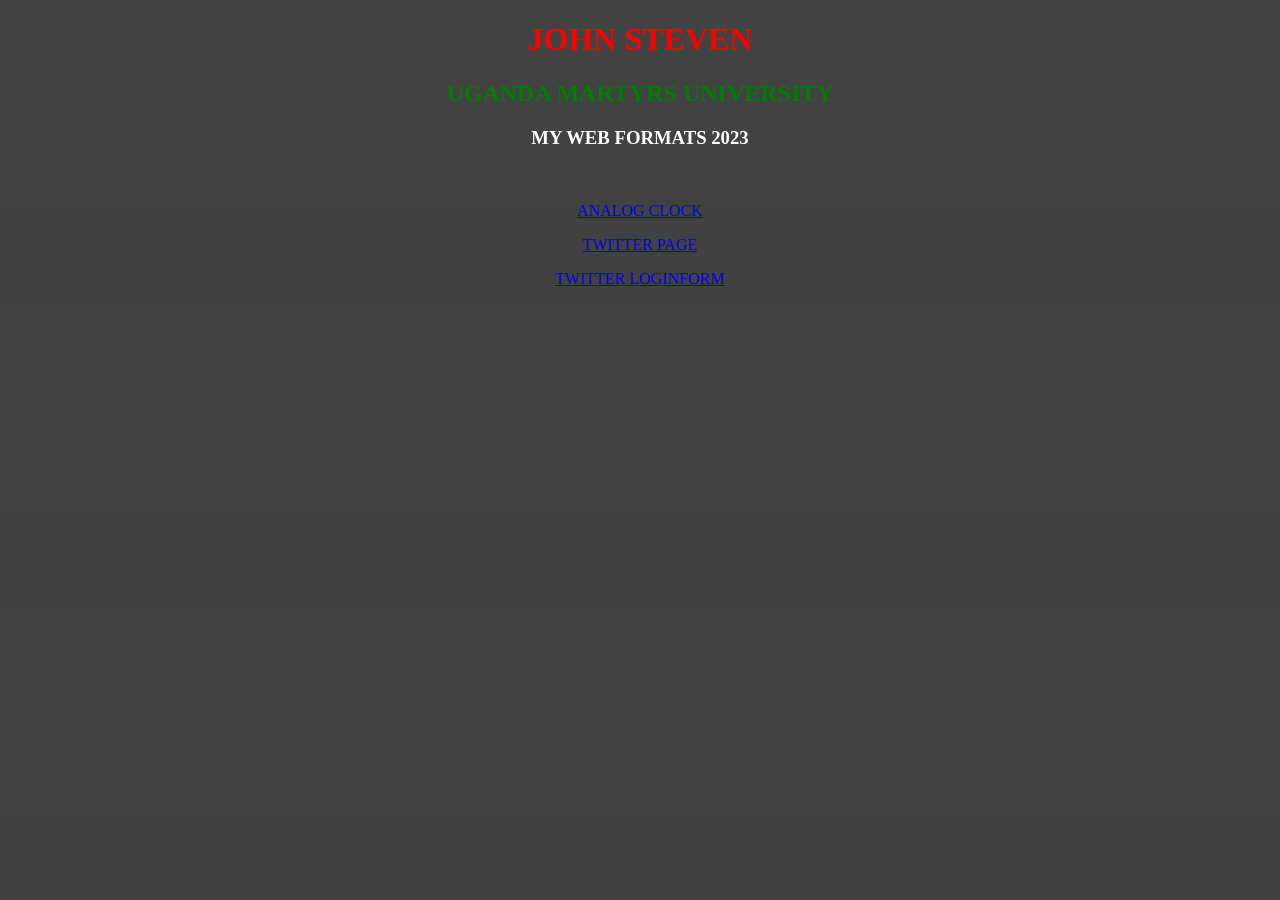
<file: index.html>
<!DOCTYPE html>
<html lang="en">
<head>
    <meta charset="UTF-8">
    <meta name="viewport" content="width=device-width, initial-scale=1.0">
    <title>MY WORK</title>
    <style>
        h1{
            color: red;
        }
        h2{
            color: green;
        }
        h3{
            color: white;
        }
        body{
            text-align: center;
            background-image: linear-gradient(rgba(4, 4, 4, 0.75),rgba(2, 2, 2, 0.75)),url('https://images.pexels.com/photos/235986/pexels-photo-235986.jpeg?cs=srgb&dl=pexels-pixabay-235986.jpg&fm=jpg');
        }
    </style>
</head>
<h1><center>JOHN STEVEN</center></h1>
<h2><center>UGANDA MARTYRS UNIVERSITY</center></h2>
<h3><center>MY WEB FORMATS 2023</center></h3><br>
<body>
    <p><a href="Analog clock.html">ANALOG CLOCK</a></p>
    <p><a href="twitter1.html">TWITTER PAGE</a></p>
    <p><a href="loginform.html">TWITTER LOGINFORM</a></p>
</body>
</html>
</file>
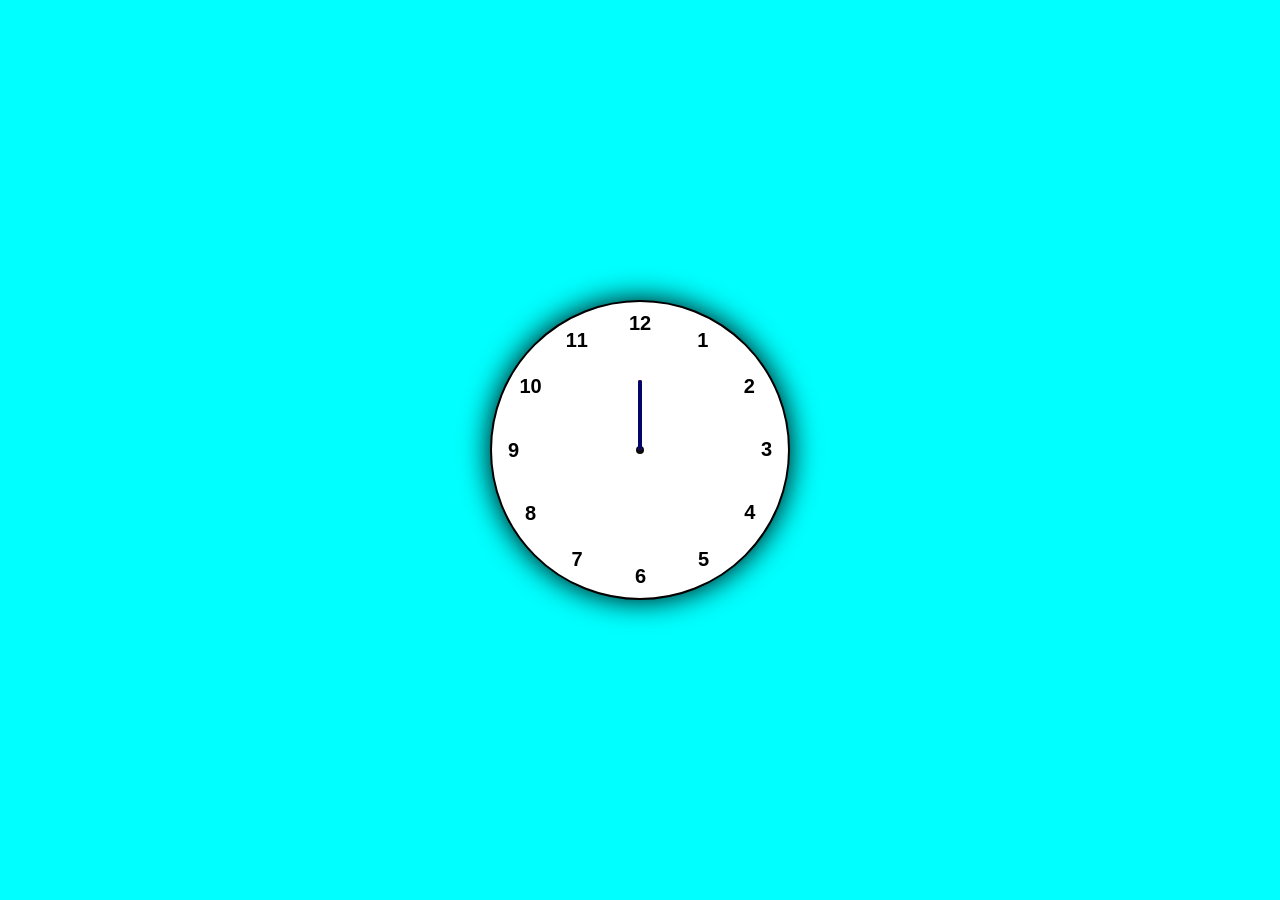
<file: Analog clock.html>
<!DOCTYPE html>
<html lang="en">
<head>
    <meta charset="UTF-8">
    <meta name="viewport" content="width=device-width, initial-scale=1.0">
    <title>Clock</title>
</head>
<style>
    *{
        margin: 0;
        padding: 0;
        box-sizing: border-box;
        font-family: sans-serif;
    }
    body{
        display: flex;
        justify-content: center;
        align-items: center;
        min-height: 100vh;
        background-color: aqua;
    }
    .container{
        position: relative;  
    }
    .clock{
        width: 300px;
        height: 300px;
        border-radius: 50%;
        background-color: white;
        border: 2px solid;
        box-shadow: 0px 0px 30px;
        display: flex;
        justify-content: center;
        align-items: center;
    }
    .clock span{
        position: absolute;
        transform: rotate(calc(30deg * var(--i)));
        inset: 12px;
        text-align: center;
    }
    .clock span b{
        transform: rotate(calc(-30deg * var(--i)));
        display: inline-block;
        font-size: 20px;
    }
    .clock::before{
        content: '';
        position: absolute;
        width: 8px;
        height: 8px;
        border-radius: 50px;
        background-color: rgb(10, 9, 9);
    }
    .hand{
        position: absolute;
        display: flex;
        justify-content: center;
        align-items: flex-end;
    }
    .hand i{
        position: absolute;
        background-color: var(--clr);
        width: 4px;
        height: 70px;
        border-radius: 8px;
    }
</style>
<body>
    <div class="container">
        <div class="clock">

            <div style="--clr:#ff3d5b;" class="hand"><i></i></div>
            <div style="--clr:#00af;"class="hand"><i></i></div>
            <div style="--clr:rgba(8, 8, 8, 0.4);"class="hand"><i></i></div>

            <span style="--i:1;"><b>1</b></span>
            <span style="--i:2;"><b>2</b></span>
            <span style="--i:3;"><b>3</b></span>
            <span style="--i:4;"><b>4</b></span>
            <span style="--i:5;"><b>5</b></span>
            <span style="--i:6;"><b>6</b></span>
            <span style="--i:7;"><b>7</b></span>
            <span style="--i:8;"><b>8</b></span>
            <span style="--i:9;"><b>9</b></span>
            <span style="--i:10;"><b>10</b></span>
            <span style="--i:11;"><b>11</b></span>
            <span style="--i:12;"><b>12</b></span>
        </div>
    </div>

    <script>
        
    </script>
</body>
</html>
</file>
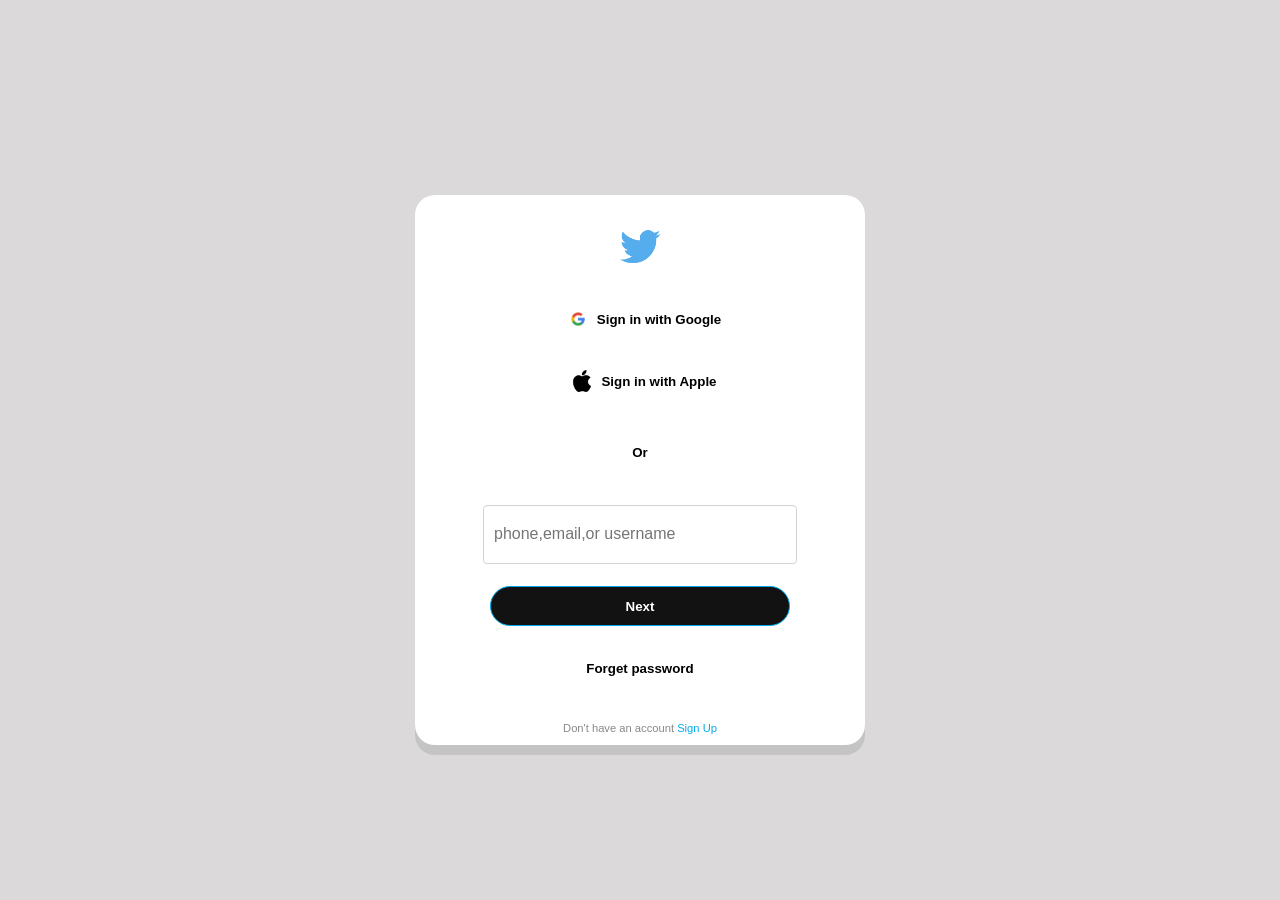
<file: loginform.html>
<!DOCTYPE html>
<html lang="en">
<head>
    <meta charset="UTF-8">
    <meta name="viewport" content="width=device-width, initial-scale=1.0">
    <title>Loginform</title>
</head>
<style>
    body{
        background-color: rgb(219,217,217);
    }
    .container{
        position: absolute;
        top: 50%;
        left: 50%;
        transform: translate(-50%, -50%);
        background: #fff;
        width: 450px;
        height: 550px;
        border-radius: 20px;
        box-shadow: 0 10px rgb(110, 110, 110,.2);
        display: flex;
        flex-direction: column;
        justify-content: center;
        align-items: center;
        font-family: 'poppins', sans-serif;
        cursor: pointer;
        margin: 20px 0;
    }
    .box, .box button{
        display: flex;
        align-items: center;
    }
    .box{
        width: 300px;
        height: 240px;
        flex-direction: column;
        justify-content: space-evenly;
    }
    .box button{
        width: 300px;
        height: 40px;
        background-color: white;
        outline: none;
        font-weight: bold;
        border-radius: 20px;
        border: rgb(211, 210, 210);
        justify-content: center;
        font-family: 'poppins', sans-serif;
    }
    .box-one button img{
        margin: 0 .5rem;
    }
    .box-two input{
        position: relative;
        width: 300px;
        height: 55px;
        outline: none;
        border: 1px solid rgb(211, 210, 210);
        border-radius: 4px;
        padding-left: 10px;
    }
    .box-two input label{
        position: absolute;
        top: 0;
    }
    .box-two input::placeholder{
        font-size: 1rem;
    }
    .box-two .next-btn{
        border: 1px solid #00acee;
    }
    .box-two .next-btn{
        background-color: #121212;
        color: #ffff;
    }
    .container p{
        font-size: .7rem;
        color: rgb(138, 136, 136);
    }
    .container p a{
        text-decoration: none;
        color: #00acee;
    }
</style>
<body>
    <div class="container">
        <div class="box box-one">
            <img src="twitter.png" width="60">
            <button>
                <img src="google.png" width="22">
                <span>Sign in with Google</span>
            </button>
            <button>
                <img src="apple.png" width="22">
                <span>Sign in with Apple</span>
            </button>
        </div>
        <h5>Or</h5>
        <div class="box box-two">
            <form>
                <input type="text" placeholder="phone,email,or username"/>
            </form>
            <button class="next-btn">Next</button>
            <button>Forget password</button>
        </div>
        <p>Don't have an account <a href="#">Sign Up</a></a></p>
    </div>
    
</body>
</html>
</file>
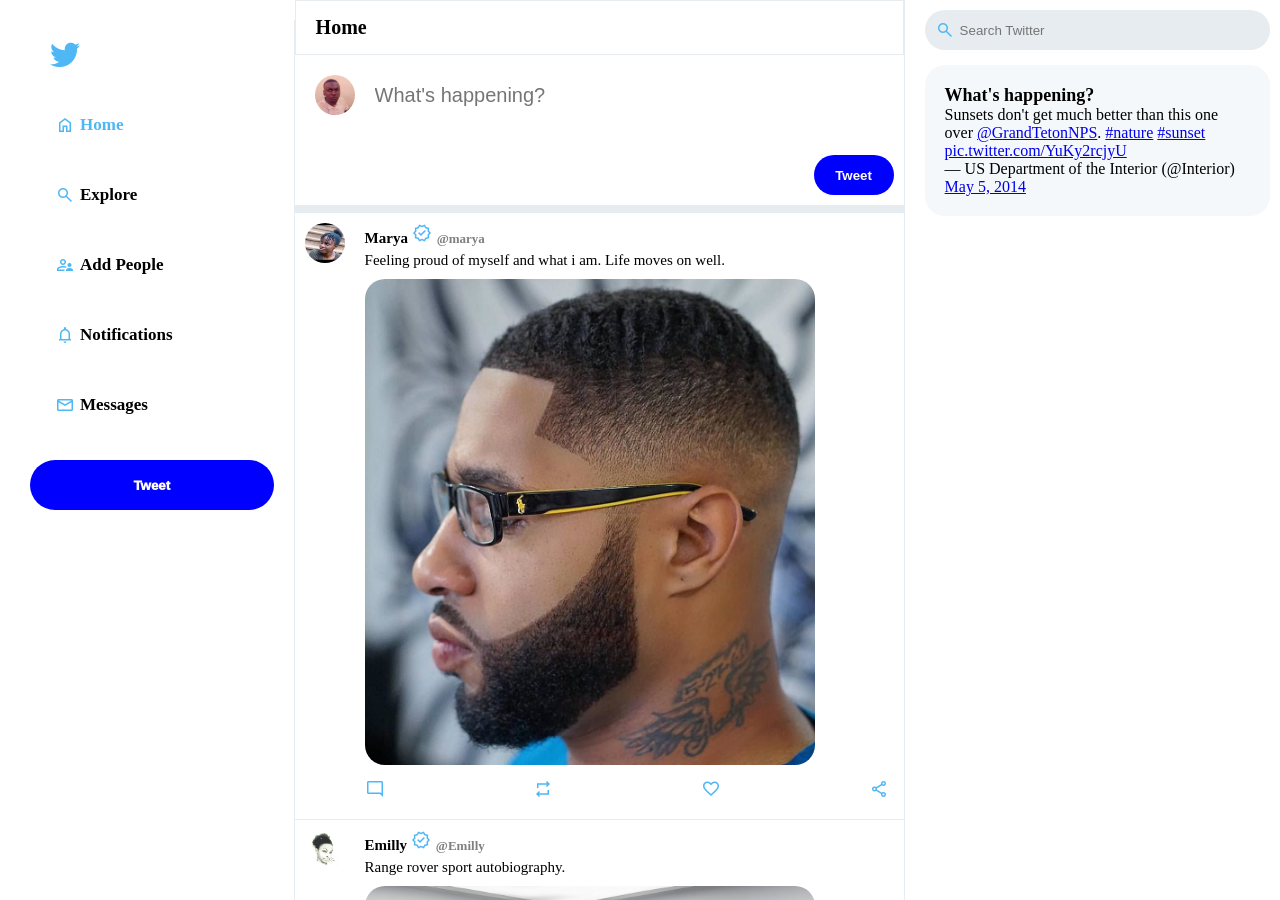
<file: twitter1.html>
<!DOCTYPE html>
<html lang="en">
<head>
    <meta charset="UTF-8">
    <meta name="viewport" content="width=device-width, initial-scale=1.0">
    <title>Twitter clone</title>
    <link href="https://fonts.googleapis.com/css2?family=Material+Symbols+Outlined" rel="stylesheet" />
    <link 
        rel="stylesheet" 
        href="https://cdnjs.cloudflare.com/ajax/libs/font-awesome/6.5.1/css/all.min.css" 
        integrity="sha512-DTOQO9RWCH3ppGqcWaEA1BIZOC6xxalwEsw9c2QQeAIftl+Vegovlnee1c9QX4TctnWMn13TZye+giMm8e2LwA==" 
        crossorigin="anonymous"
        />
    <link rel="stylesheet" href="styles.css" />
</head>
<body>
    <!-- sidebar starts -->
    <div class="sidebar">
        <i class="fab fa-twitter"></i>
        <div class="sidebarOption active">
            <span class="material-symbols-outlined"> home </span>
            <h2>Home</h2>
        </div>

        <div class="sidebarOption">
            <span class="material-symbols-outlined"> search</span>
            <h2>Explore</h2>
        </div>

        <div class="sidebarOption">
            <span class="material-symbols-outlined"> supervisor_account </span>
            <h2>Add People</h2>
        </div>

        <div class="sidebarOption">
            <span class="material-symbols-outlined"> notifications </span>  
            <h2>Notifications</h2>
        </div>

        <div class="sidebarOption">
            <span class="material-symbols-outlined">mail </span>
            <h2>Messages</h2>
        </div>
        <button class="sidebar_tweet">Tweet</button>
    </div>
    <!-- sidedar ends-->

    <!-- feed starts -->
    <div class="feed">
        <div class="feed_header">
            <h2>Home</h2>
        </div>
        <!-- tweet box starts -->
        <div class="tweetbox">
            <form>
                <div class="tweetbox_input">
                  <img src="passport.jpg" alt="" width="40" height="400" />
                  <input type="text" placeholder="What's happening?"/> 
                </div>
                <button class="tweetbox_tweetbutton">Tweet</button>
            </form>
        </div>
        <!-- end of tweet box -->

        <!-- post begins -->
        <div class="post">
           <div class="post_avatar">
            <img src="john.jpg" alt="" width="40" height="400"/>
           </div> 
           <div class="post_body">
             <div class="post_header">
                <div class="post_headertext">
                    <h3>Marya
                        <span class="post_headerspecial">
                            <span class="material-symbols-outlined">verified</span>@marya  
                        </span>
                    </h3>
                </div>
                <div class="post_headerdescription">
                    <p>Feeling proud of myself and what i am. Life moves on well.</p>
                </div>
             </div> 
             
             <img src="hair.jpg"alt=""/>

             <div class="post_footer">
                <span class="material-symbols-outlined">mode_comment</span>
                <span class="material-symbols-outlined">repeat</span>
                <span class="material-symbols-outlined">favorite</span>
                <span class="material-symbols-outlined">share</span>
             </div>
           </div>
        </div>

        <div class="post">
            <div class="post_avatar">
             <img src="Marya.jpg" alt="" width="40" height="400"/>
            </div> 
            <div class="post_body">
              <div class="post_header">
                 <div class="post_headertext">
                     <h3>Emilly
                         <span class="post_headerspecial">
                            <span class="material-symbols-outlined">verified</span>@Emilly  
                         </span>
                     </h3>
                 </div>
                 <div class="post_headerdescription">
                     <p>Range rover sport autobiography.</p>
                 </div>
              </div> 
              
              <img src="car.jpg"alt=""/>
 
              <div class="post_footer">
                <span class="material-symbols-outlined">mode_comment</span>
                <span class="material-symbols-outlined">repeat</span>
                <span class="material-symbols-outlined">favorite</span>
                <span class="material-symbols-outlined">share</span>
              </div>
            </div>
         </div>

         <div class="post">
            <div class="post_avatar">
             <img src="zam.jpeg" alt="" width="40" height="400"/>
            </div> 
            <div class="post_body">
              <div class="post_header">
                 <div class="post_headertext">
                     <h3>Zam Zam
                         <span class="post_headerspecial">
                            <span class="material-symbols-outlined">verified</span>@ZamZam 
                         </span>
                     </h3>
                 </div>
                 <div class="post_headerdescription">
                     <p>Samsung S23 Ultra available.</p>
                 </div>
              </div> 
              
              <img src="phone.jpg"alt=""/>
 
              <div class="post_footer">
                <span class="material-symbols-outlined">mode_comment</span>
                <span class="material-symbols-outlined">repeat</span>
                <span class="material-symbols-outlined">favorite</span>
                <span class="material-symbols-outlined">share</span>
              </div>
            </div>
         </div>

         <div class="post">
            <div class="post_avatar">
             <img src="blaq.webp" alt="" width="40" height="400"/>
            </div> 
            <div class="post_body">
              <div class="post_header">
                 <div class="post_headertext">
                     <h3>Blaqbonez
                         <span class="post_headerspecial">
                            <span class="material-symbols-outlined">verified</span>@Blaqbonez  
                         </span>
                     </h3>
                 </div>
                 <div class="post_headerdescription">
                     <p>Like ice spice by blaqbonez .</p>
                 </div>
              </div> 
              
              <img src="music.jpg"alt=""/>
 
              <div class="post_footer">
                <span class="material-symbols-outlined">mode_comment</span>
                <span class="material-symbols-outlined">repeat</span>
                <span class="material-symbols-outlined">favorite</span>
                <span class="material-symbols-outlined">share</span>
              </div>
            </div>
         </div>
        <!-- post ends-->  
    </div>
    <!-- feed end -->

    <!-- widgets -->
    <div class="widgets">
        <div class="widgets_input">
         <span class="material-symbols-outlined">search</span>
         <input type="text" placeholder="Search Twitter" />
        </div>
        <div class="widgets_widgetcontainer">
            <h2>What's happening?</h2>
            
            <blockquote class="twitter-tweet" data-media-max-width="560"><p lang="en" dir="ltr">Sunsets don&#39;t get much better than this one over <a href="https://twitter.com/GrandTetonNPS?ref_src=twsrc%5Etfw">@GrandTetonNPS</a>. <a href="https://twitter.com/hashtag/nature?src=hash&amp;ref_src=twsrc%5Etfw">#nature</a> <a href="https://twitter.com/hashtag/sunset?src=hash&amp;ref_src=twsrc%5Etfw">#sunset</a> <a href="http://t.co/YuKy2rcjyU">pic.twitter.com/YuKy2rcjyU</a></p>&mdash; US Department of the Interior (@Interior) <a href="https://twitter.com/Interior/status/463440424141459456?ref_src=twsrc%5Etfw">May 5, 2014</a></blockquote> <script async src="https://platform.twitter.com/widgets.js" charset="utf-8"></script>
        </div> 
     </div>
     <!-- end widgets -->
</body>
</html>
</file>
<file: styles.css>
*{
    margin: 0;
    padding: 0;
    box-sizing: border-box;
}
body{
    --twitter-color: #50b7f5;
    --twitter-background: #e6ecf0; 
}
.sidebarOption{
    display: flex;
    align-items: center;
    cursor: pointer;
    padding: 25px;
}
.sidebarOption.material-icons, 
.fa-twitter{
    padding: 20px;
}
.sidebarOption h2 {
    font-weight: 800;
    font-size: 17px;
    margin-right: 20px;
}
.sidebarOption:hover {
    background-color: var(--twitter-background);
    border-radius: 30px;
    color: var(--twitter-color);
    transition: color 100ms ease-out;  
}
.sidebarOption.active {
    color: var(--twitter-color);  
}
.sidebar_tweet{
   width: 100%;
   background-color: blue;
   color: white;
   font-weight: 1000; 
   border-radius: 30px;
   height: 50px;
   margin-top: 20px;
   border: none;
}
body{
    display: flex;
    height: 100vh;
    max-width: 1300px;
    margin-left: auto;
    margin-right: auto;
    padding: 0 10px;
}
.sidebar {
    border-right: 1px solid var(--twitter-background);
    flex: 0.2;
    min-width: 250px;
    margin-top: 20px;
    padding-left: 20px;
    padding-right: 20px; 
}
.fa-twitter{
    color: var(--twitter-color);
    font-size: 30px;

}
.feed{
    flex: 0.5;
    border-right: 1px solid var(--twitter-background);
    min-width: fit-content;
    overflow-y: scroll;
}
.feed_header{
    position: sticky;
    top: 0;
    background-color: white;
    z-index: 100;
    border: 1px solid var(--twitter-background);
    padding: 15px 20px;
}
.feed_header h2 {
    font-size: 20px;
    font-weight: 800;
}
.feed::-webkit-scrollbar {
    display: none;
}
.feed{
    -ms-overflow-style: none;
    scrollbar-width: none;
}
.tweetbox_input img {
    border-radius: 50%;
    height: 40px;
}
.tweetbox {
   padding-bottom: 10px;
   border-bottom: 8px solid var(--twitter-background);
   padding-right: 10px; 
}
.tweetbox form {
    display: flex;
    flex-direction: column;
}
.tweetbox_input {
    display: flex;
    padding: 20px;
}
.tweetbox_input input{
    flex: 1;
    margin-left: 20px;
    font-size: 20px;
    border: none;
    outline: none;
}
.tweetbox_tweetbutton{
    background-color: blue;
    font-weight:900;
    color: white;
    border-radius: 30px;
    width: 80px;
    height: 40px;
    margin-top: 20px;
    margin-left: auto;
    border: none;
}
.post_avatar img{
    border-radius: 50px;
    height: 40px;
}
.post{
    display: flex;
    align-items: flex-start;
    border-bottom: 1px solid var(--twitter-background);
    padding-bottom: 10px;
}
.post_body img {
    width: 450px;
    object-fit: contain;
    border-radius: 20px;
}
.post_footer {
    display: flex;
    justify-content: space-between;
    margin-top: 10px;
}
.material-symbols-outlined{   
    font-size: 20px !important;
    color: var(--twitter-color);
    margin-right: 5px;
}
.post_headerspecial {
    font-weight: 600;
    font-size: 13px;
    color: gray;
}
.post_headertext h3{
    font-size: 15px;
    margin-bottom: 5px;
}
.post_headerdescription{
    margin-bottom: 10px;
    font-size: 15px;
}
.post_body {
    flex: 1;
    padding: 10px;
}
.post_avatar {
    padding: 10px;
}
.widgets{
    flex: 0.3;
}
.widgets_input{
    display: flex;
    align-items: center;
    background-color: var(--twitter-background);
    padding: 10px;
    border-radius: 20px;
    margin-top: 10px;
    margin-left: 20px;
}
.widgets_input input {
    border: none;
    background-color: var(--twitter-background);
    outline: none;
}
.widgets_searchicon{
    color: gray;
}
.widgets_widgetcontainer{
    margin-top: 15px;
    margin-left: 20px;
    padding: 20px;
    background-color: #f5f8fa;
    border-radius: 20px;
}
.widgets_widgetcontainer h2 {
    font-size: 18px;
    font-weight: 800;
}
</file>
